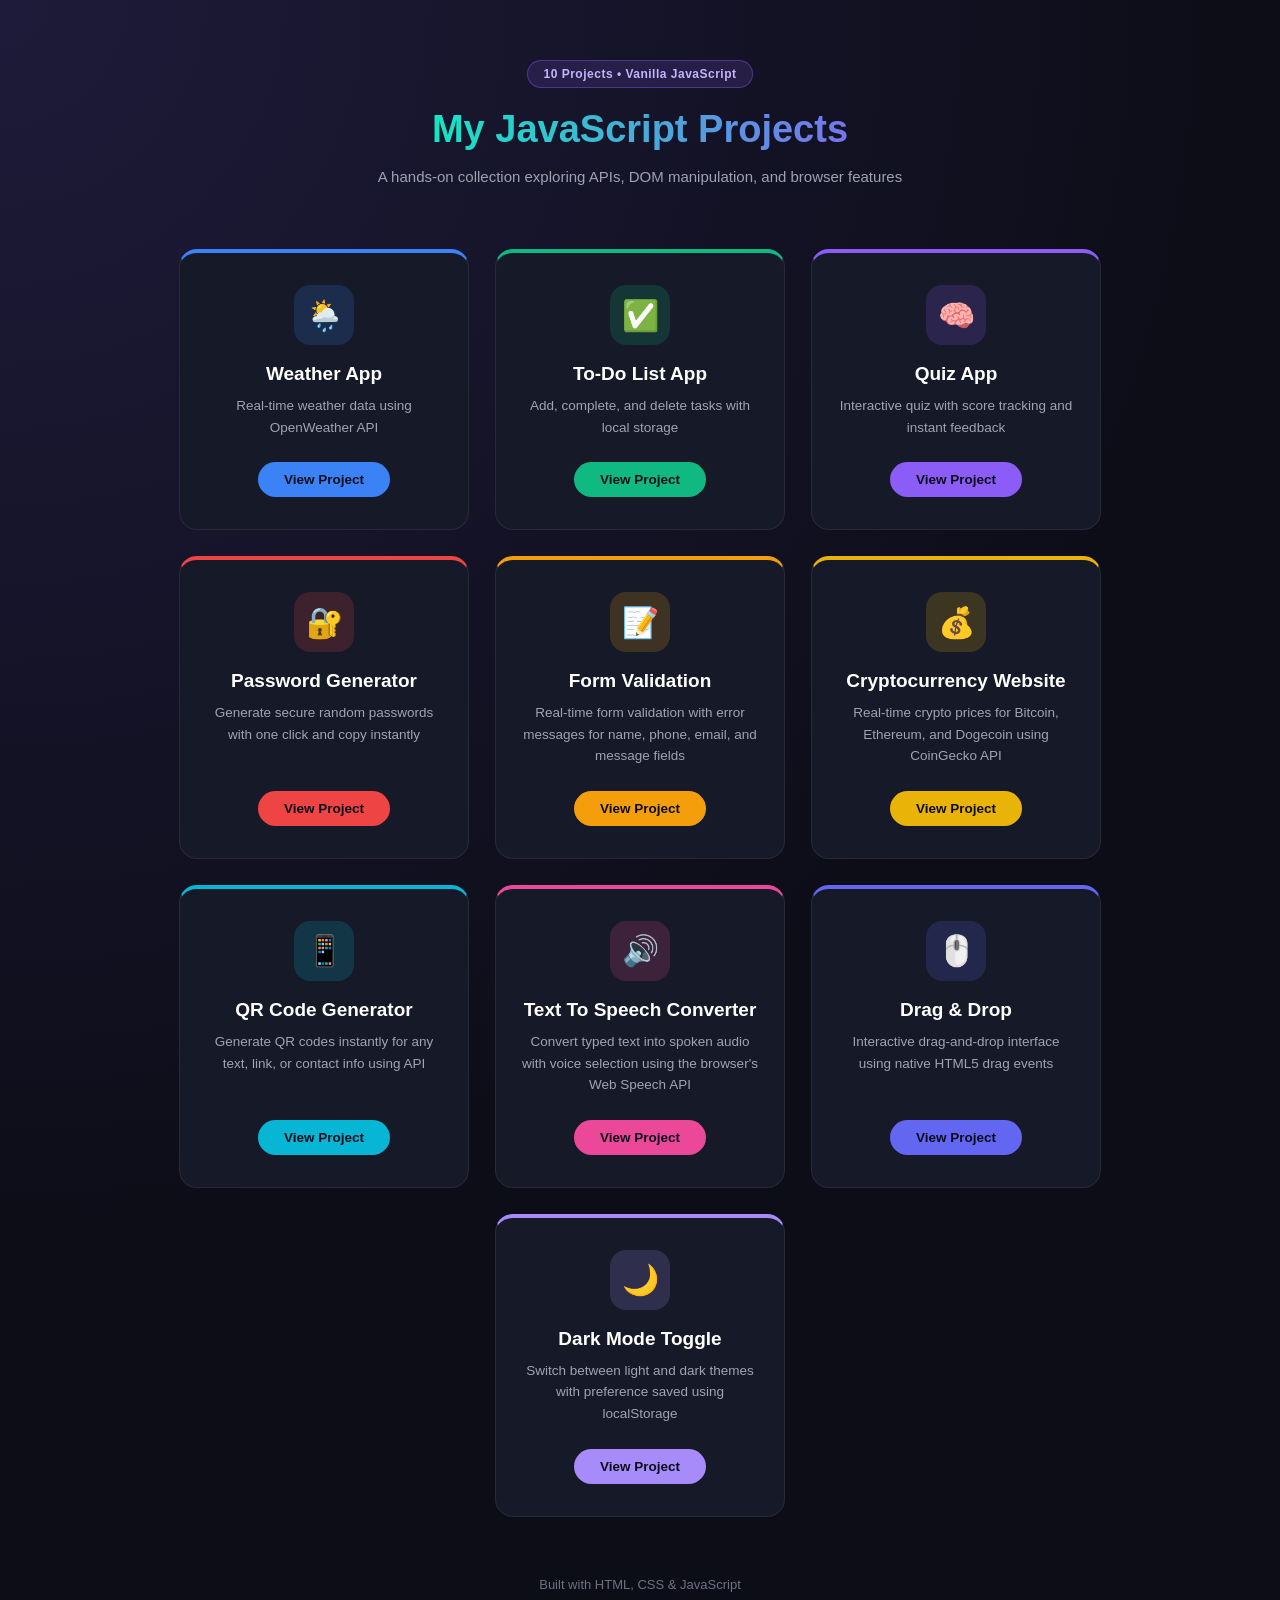
<file: index.html>
<!DOCTYPE html>
<html>
<head>
    <meta name="viewport" content="width=device-width, initial-scale=1.0">
    <title>JS Mini Projects Collection</title>
    <link rel="stylesheet" href="style.css">
</head>
<body>
    <div class="header">
        <span class="badge">10 Projects • Vanilla JavaScript</span>
        <h1>My JavaScript Projects</h1>
        <p>A hands-on collection exploring APIs, DOM manipulation, and browser features</p>
    </div>

    <div class="grid">

        <div class="card" style="--accent:#3b82f6;">
            <div class="icon">🌦️</div>
            <h2>Weather App</h2>
            <p>Real-time weather data using OpenWeather API</p>
            <a href="weather-app/index.html" class="btn">View Project</a>
        </div>

        <div class="card" style="--accent:#10b981;">
            <div class="icon">✅</div>
            <h2>To-Do List App</h2>
            <p>Add, complete, and delete tasks with local storage</p>
            <a href="to-do-list-app/index.html" class="btn">View Project</a>
        </div>

        <div class="card" style="--accent:#8b5cf6;">
            <div class="icon">🧠</div>
            <h2>Quiz App</h2>
            <p>Interactive quiz with score tracking and instant feedback</p>
            <a href="quiz-app/index.html" class="btn">View Project</a>
        </div>

        <div class="card" style="--accent:#ef4444;">
            <div class="icon">🔐</div>
            <h2>Password Generator</h2>
            <p>Generate secure random passwords with one click and copy instantly</p>
            <a href="password-generator/index.html" class="btn">View Project</a>
        </div>

        <div class="card" style="--accent:#f59e0b;">
            <div class="icon">📝</div>
            <h2>Form Validation</h2>
            <p>Real-time form validation with error messages for name, phone, email, and message fields</p>
            <a href="form-validation/index.html" class="btn">View Project</a>
        </div>

        <div class="card" style="--accent:#eab308;">
            <div class="icon">💰</div>
            <h2>Cryptocurrency Website</h2>
            <p>Real-time crypto prices for Bitcoin, Ethereum, and Dogecoin using CoinGecko API</p>
            <a href="cryptocurrency-website/index.html" class="btn">View Project</a>
        </div>

        <div class="card" style="--accent:#06b6d4;">
            <div class="icon">📱</div>
            <h2>QR Code Generator</h2>
            <p>Generate QR codes instantly for any text, link, or contact info using API</p>
            <a href="qr-code-generator/index.html" class="btn">View Project</a>
        </div>

        <div class="card" style="--accent:#ec4899;">
            <div class="icon">🔊</div>
            <h2>Text To Speech Converter</h2>
            <p>Convert typed text into spoken audio with voice selection using the browser's Web Speech API</p>
            <a href="text-to-speech-converter/index.html" class="btn">View Project</a>
        </div>

        <div class="card" style="--accent:#6366f1;">
            <div class="icon">🖱️</div>
            <h2>Drag & Drop</h2>
            <p>Interactive drag-and-drop interface using native HTML5 drag events</p>
            <a href="drag-and-drop/index.html" class="btn">View Project</a>
        </div>

        <div class="card" style="--accent:#a78bfa;">
            <div class="icon">🌙</div>
            <h2>Dark Mode Toggle</h2>
            <p>Switch between light and dark themes with preference saved using localStorage</p>
            <a href="dark-mode-toggle/index.html" class="btn">View Project</a>
        </div>

    </div>

    <div class="footer">
        <p>Built with HTML, CSS & JavaScript</p>
    </div>
</body>
</html>
</file>
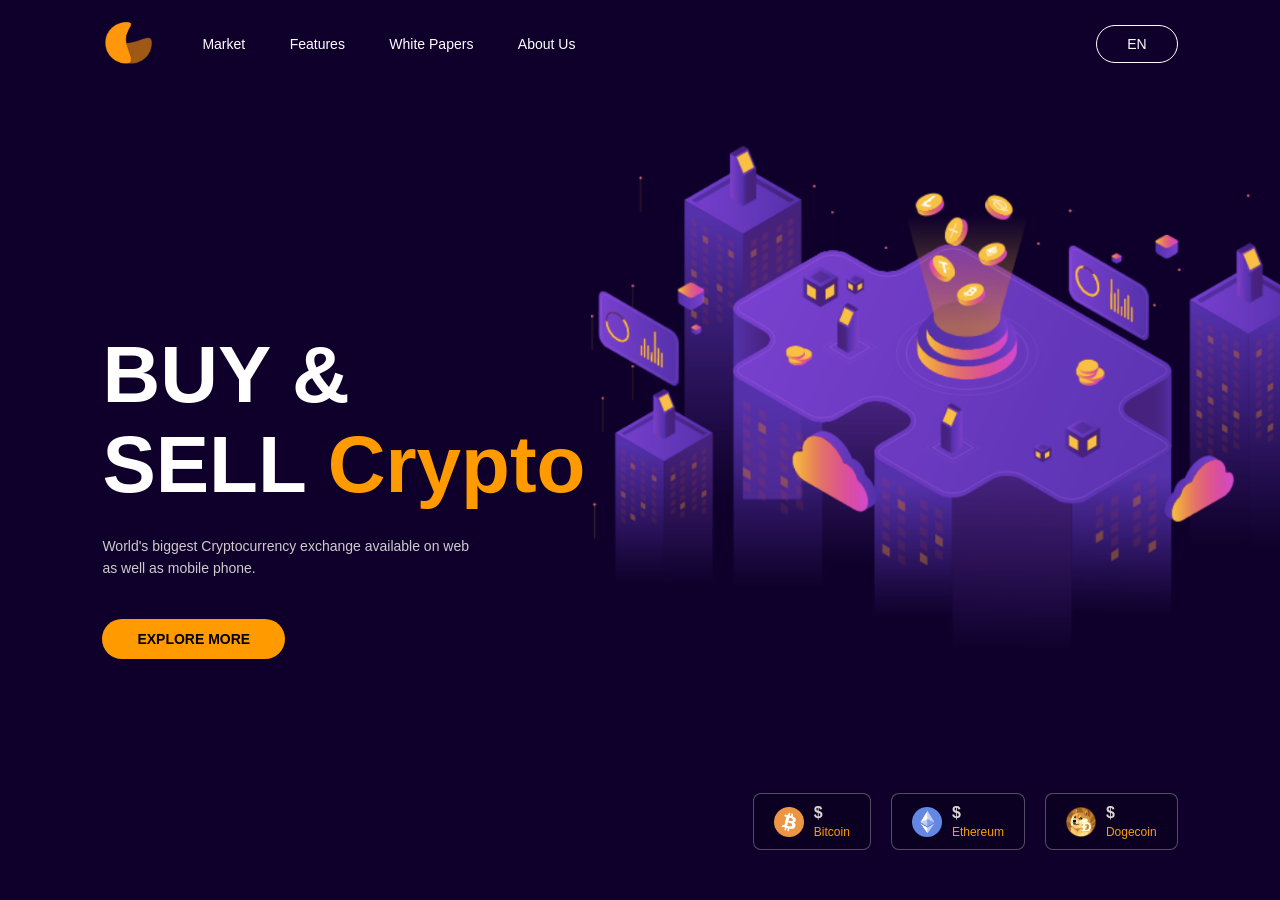
<file: cryptocurrency-website/index.html>
<!DOCTYPE html>
<html lang="en">
<head>
    <meta charset="UTF-8">
    <meta http-equiv="X-UA-Compatible" content="IE=edge">
    <meta name="viewport" content="width=device-width, initial-scale=1.0">
    <title>Cryptocurrency Website</title>
    <link rel="stylesheet" href="style.css">
    <script src="https://code.jquery.com/jquery-3.7.0.min.js"></script>
</head>
<body>
    <div class="container">
        <nav>
            <img src="images/logo.png" class="logo" alt="Logo">
            <ul>
                <li><a href="#">Market</a></li>
                <li><a href="#">Features</a></li>
                <li><a href="#">White Papers</a></li>
                <li><a href="#">About Us</a></li>
            </ul>
            <a href="#" class="btn">EN</a>
        </nav>

        <div class="content">
            <h1>BUY & <br> SELL <span>Crypto</span></h1>
            <p>World's biggest Cryptocurrency exchange available on web <br> as well as mobile phone.</p>
            <a href="#" class="btn">EXPLORE MORE</a>
        </div>

        <div class="coin-list">
            <div class="coin">
                <img src="images/bitcoin.png" alt="Bitcoin">
                <div>
                    <h3>$<span id="bitcoin"></span></h3>
                    <p>Bitcoin</p>
                </div>
            </div>
            
            <div class="coin">
                <img src="images/ethereum.png" alt="Ethereum">
                <div>
                    <h3>$<span id="ethereum"></span></h3>
                    <p>Ethereum</p>
                </div>
            </div>
            
            <div class="coin">
                <img src="images/dogecoin.png" alt="Dogecoin">
                <div>
                    <h3>$<span id="dogecoin"></span></h3>
                    <p>Dogecoin</p>
                </div>
            </div>
        </div>
    </div>

    <script src="script.js"></script>
</body>
</html>
</file>
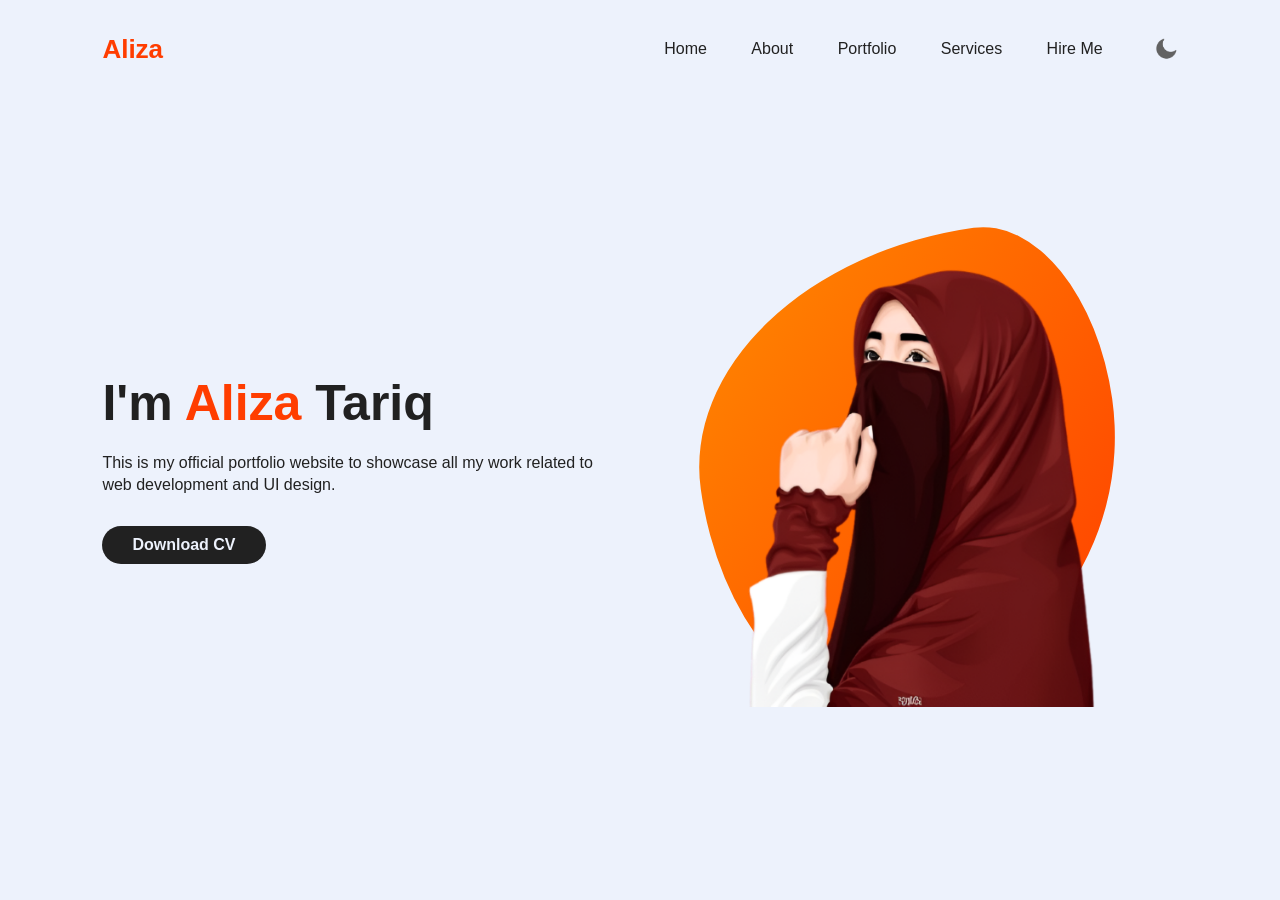
<file: dark-mode-toggle/index.html>
<!DOCTYPE html>
<html lang="en">
<head>
    <meta charset="UTF-8">
    <meta name="viewport" content="width=device-width, initial-scale=1.0">
    <title>Dark Mode Website</title>
    <link rel="stylesheet" href="style.css">
</head>
<body>
    <div class="hero">
        <nav>
            <div class="logo">Aliza</div>
            <ul>
                <li><a href="#">Home</a></li>
                <li><a href="#">About</a></li>
                <li><a href="#">Portfolio</a></li>
                <li><a href="#">Services</a></li>
                <li><a href="#">Hire Me</a></li>
            </ul>
            <img src="images/moon.png" id="icon">
        </nav>
        
        <div class="hero-wrapper">
            <div class="content">
                <h1>I'm <span>Aliza</span> Tariq</h1>
                <p>This is my official portfolio website to showcase all my work related to web development and UI design.</p>
                <a href="#" class="btn">Download CV</a>
            </div>
            <div class="image-wrap">
                <div class="blob"></div>
                <img src="images/photo.png" alt="Hero Image">
            </div>
        </div>
    </div>

    <script src="script.js"></script>
</body>
</html>
</file>
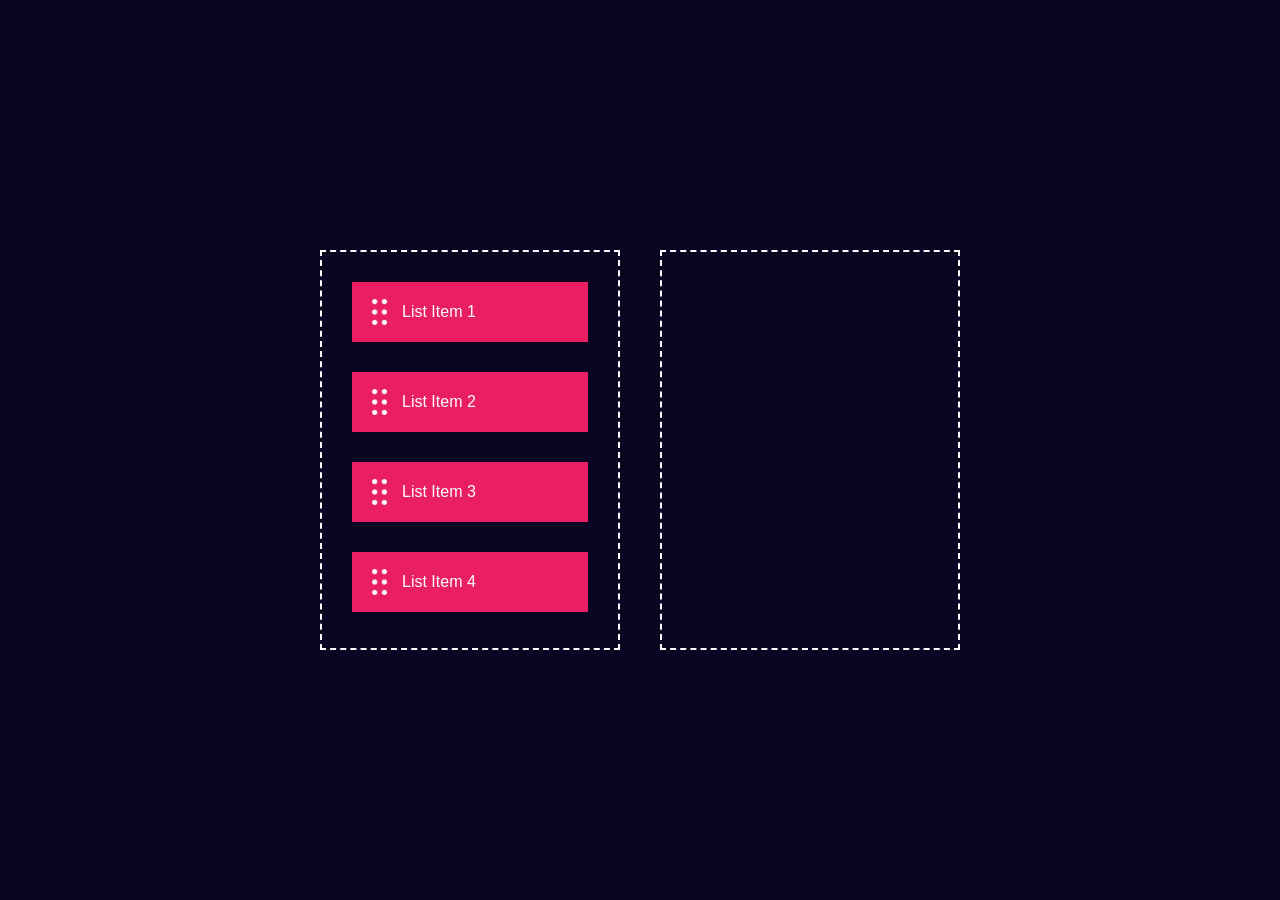
<file: drag-and-drop/index.html>
<!DOCTYPE html>
<html>
<head>
    <title>Drag And Drop Using JavaScript</title>
    <link rel="stylesheet" href="style.css">
</head>
<body>
    <div class="container">
        <div id="left">
            <div class="list" draggable="true">
                <img src="images/drag_drop_icon.png">
                List Item 1
            </div>
            <div class="list" draggable="true">
                <img src="images/drag_drop_icon.png">
                List Item 2
            </div>
            <div class="list" draggable="true">
                <img src="images/drag_drop_icon.png">
                List Item 3
            </div>
            <div class="list" draggable="true">
                <img src="images/drag_drop_icon.png">
                List Item 4
            </div>
        </div>
        <div id="right"></div>
    </div>

    <script>
        let lists = document.getElementsByClassName("list");
        let rightBox = document.getElementById("right");
        let leftBox = document.getElementById("left");

        for(list of lists){
            list.addEventListener("dragstart", function(e){
                let selected = e.target;

                rightBox.addEventListener("dragover", function(e){
                    e.preventDefault();
                });
                rightBox.addEventListener("drop", function(e){
                    rightBox.appendChild(selected);
                    selected = null;
                });

                leftBox.addEventListener("dragover", function(e){
                    e.preventDefault();
                });
                leftBox.addEventListener("drop", function(e){
                    leftBox.appendChild(selected);
                    selected = null;
                });
            });
        }
    </script>
</body>
</html>
</file>
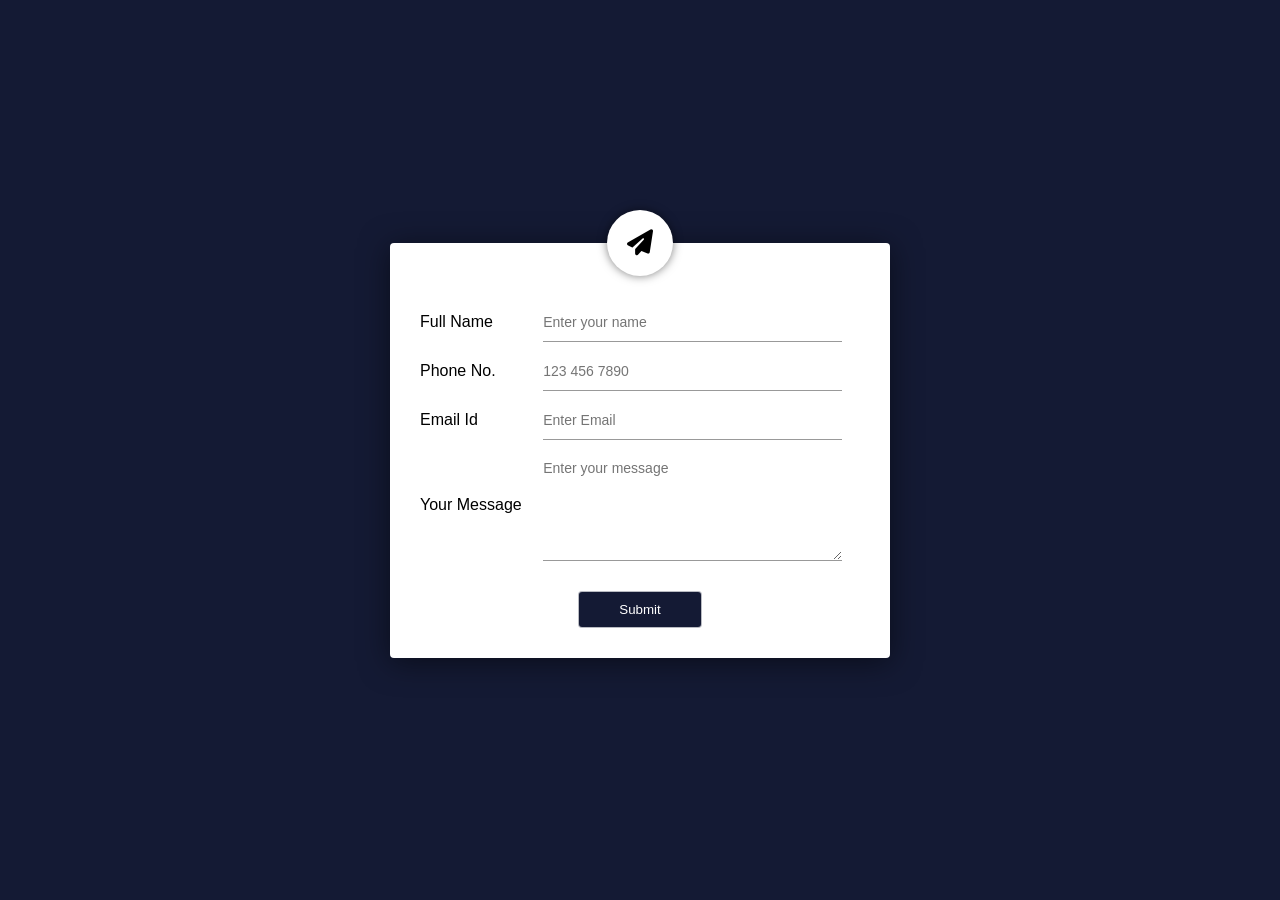
<file: form-validation/index.html>
<!DOCTYPE html>
<html>
<head>
    <meta name="viewport" content="width=device-width, initial-scale=1.0">
    <title>Form Validation - Easy Tutorials YouTube Channel</title>
    <link rel="stylesheet" href="style.css">
    <link rel="stylesheet" href="https://cdnjs.cloudflare.com/ajax/libs/font-awesome/6.4.0/css/all.min.css"></head>
<body>
  <div class="container">
    <form>
      <i class="fas fa-paper-plane"></i>

      <div class="input-group">
        <label>Full Name</label>
        <input type="text" id="contact-name" onkeyup="validateName()" placeholder="Enter your name">
        <span id="name-error"></span>
      </div>

      <div class="input-group">
        <label>Phone No.</label>
        <input type="tel" id="contact-phone" onkeyup="validatePhone()" placeholder="123 456 7890">
        <span id="phone-error"></span>
      </div>

      <div class="input-group">
        <label>Email Id</label>
        <input type="email" id="contact-email" onkeyup="validateEmail()" placeholder="Enter Email">
        <span id="email-error"></span>
      </div>   

      <div class="input-group">
        <label>Your Message</label>
        <textarea rows="5" id="contact-message" onkeyup="validateMessage()" placeholder="Enter your message"></textarea>
        <span id="message-error"></span>
      </div>

      <span id="submit-error"></span>
      <button onclick="return validateForm()">Submit</button>
   
  </form>
  </div>
   
  <script src="script.js"></script>
</body>
</html>
</file>
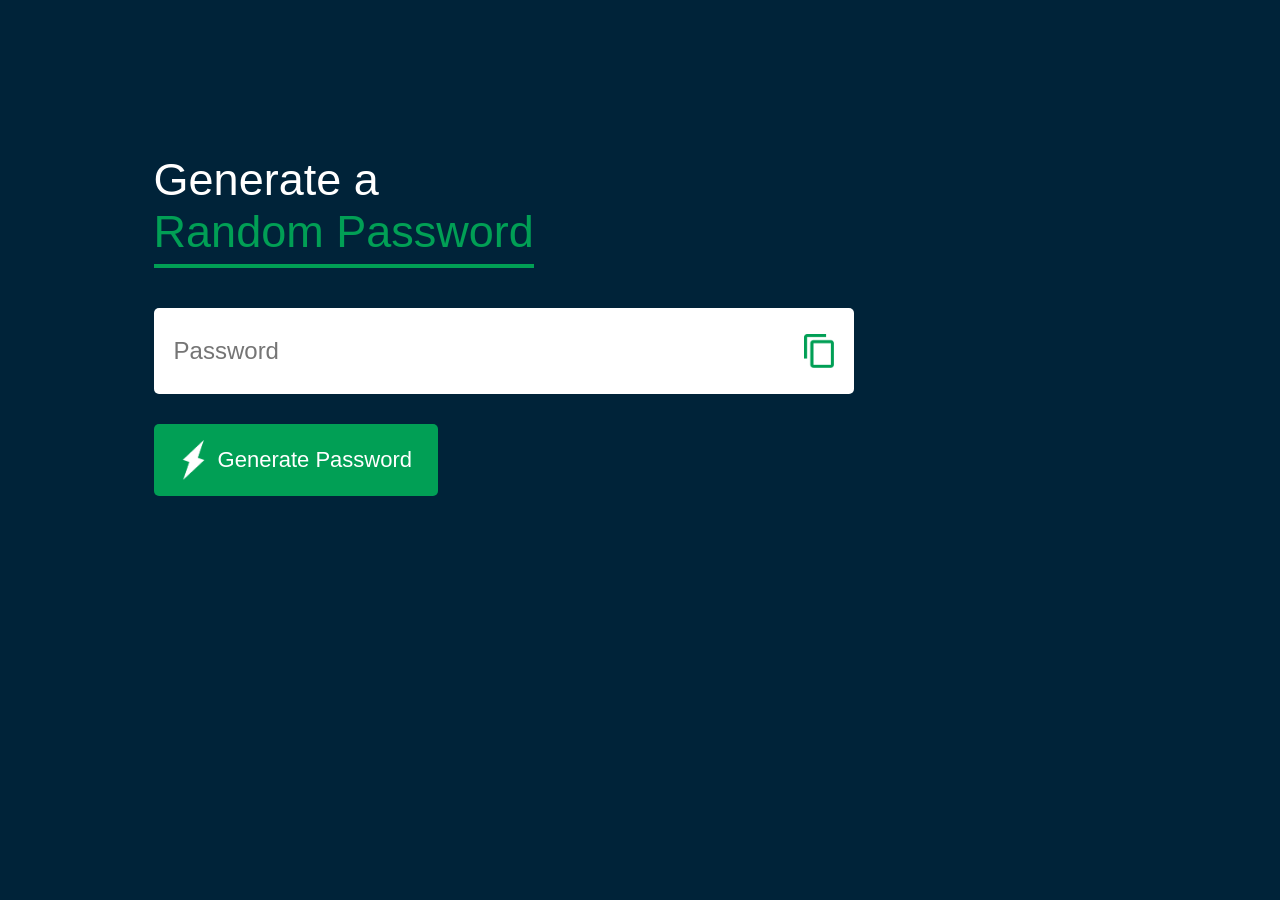
<file: password-generator/index.html>
<!DOCTYPE html>
<html lang="en">
<head>
    <meta charset="UTF-8">
    <meta name="viewport" content="width=device-width, initial-scale=1.0">
    <title>Password Generator</title>
    <link rel="stylesheet" href="style.css">
</head>
<body>
    <div class="container">
        <h1>Generate a <br><span>Random Password</span></h1>
        <div class="display">
            <input type="text" id="password" placeholder="Password" readonly>
            <img src="images/copy.png" alt="Copy" id="copy" onclick="copyPassword()">
        </div>
        <button onclick="createPassword()"><img src="images/generate.png" alt="Generate">Generate Password</button>
    </div>
    <script>

   const passwordBox = document.getElementById("password")
   const length = 12
   
   const upperCase = "ABCDEFGHIJKLMNOPQRSTUVWXYZ"
   const lowerCase = "abcdefghijklmnopqrstuvwxyz"
   const number = "0123456789"
   const symbol = "@#$%^&*()_+|}{[]}<>/-=";

   const allChars = upperCase + lowerCase + number  + symbol;

   function createPassword(){
    let password ="";
    password += upperCase[Math.floor(Math.random() * upperCase.length)];
    password += lowerCase[Math.floor(Math.random() * lowerCase.length)];
    password += number[Math.floor(Math.random() * number.length)];
    password += symbol[Math.floor(Math.random() * symbol.length)];

    while(length > password.length){
        password += allChars[Math.floor(Math.random() * allChars.length)];
    }
    passwordBox.value = password;
   }

   function copyPassword(){
    passwordBox.select();
    document.execCommand("copy")
   }
    
</script>
</body>
</html>
</file>
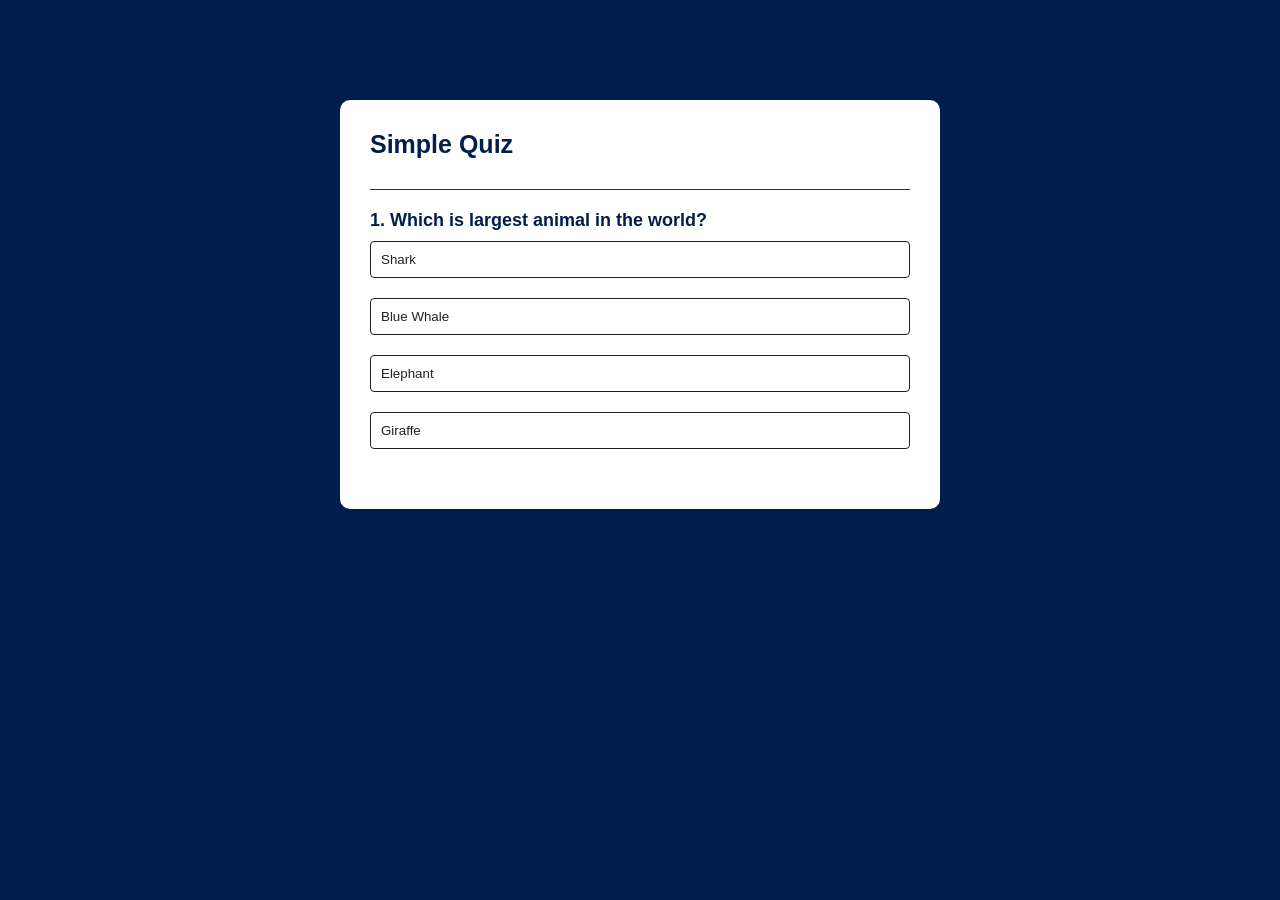
<file: quiz-app/index.html>
<!DOCTYPE html>
<html>
    <head>
        <meta charset="UTF-8">
        <title> Quiz App </title>
        <link rel="stylesheet" href="style.css">

    </head>
    <body>
<div class="app">
    <h1> Simple Quiz </h1>
    <div class="quiz">
        <h2 id ="question">Question goes here </h2>
        <div id="answer-buttons"></div>
    </div>
    <button id="next-btn"> Next </button>
</div>
<script src="script.js"></script>
    </body>
</html>
</file>
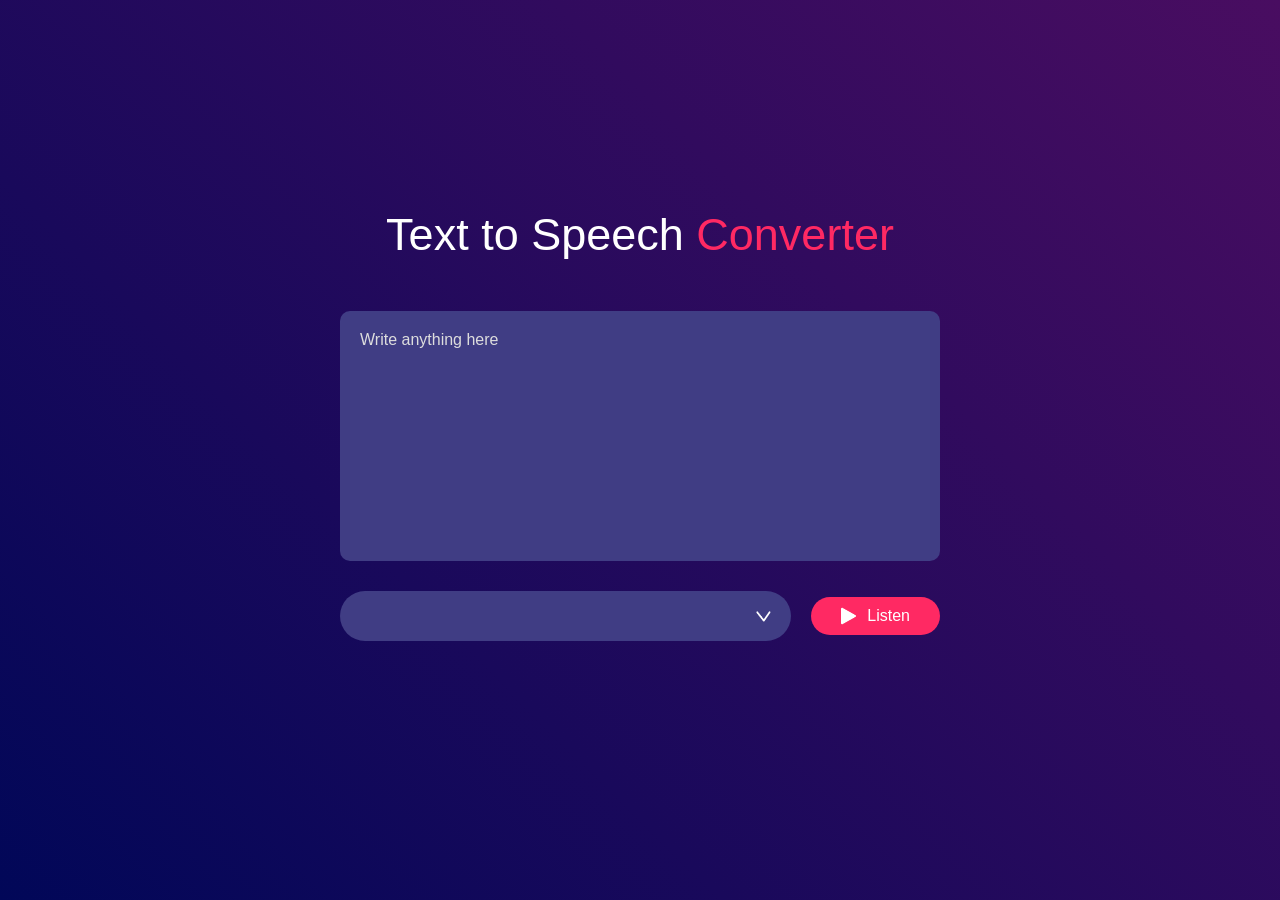
<file: text-to-speech-converter/index.html>
<!DOCTYPE html>
<html>
<head>
    <title>Text to Speech Converter</title>
    <link rel="stylesheet" href="style.css">
</head>
<body>
    <div class="hero">
        <h1>Text to Speech <span>Converter</span></h1>
        <textarea placeholder="Write anything here"></textarea>
        <div class="row">
            <select></select>
            <button><img src="images/play.png" alt=""> Listen</button>
        </div>
    </div>
    <script src="script.js"></script>
</body>
</html>
</file>
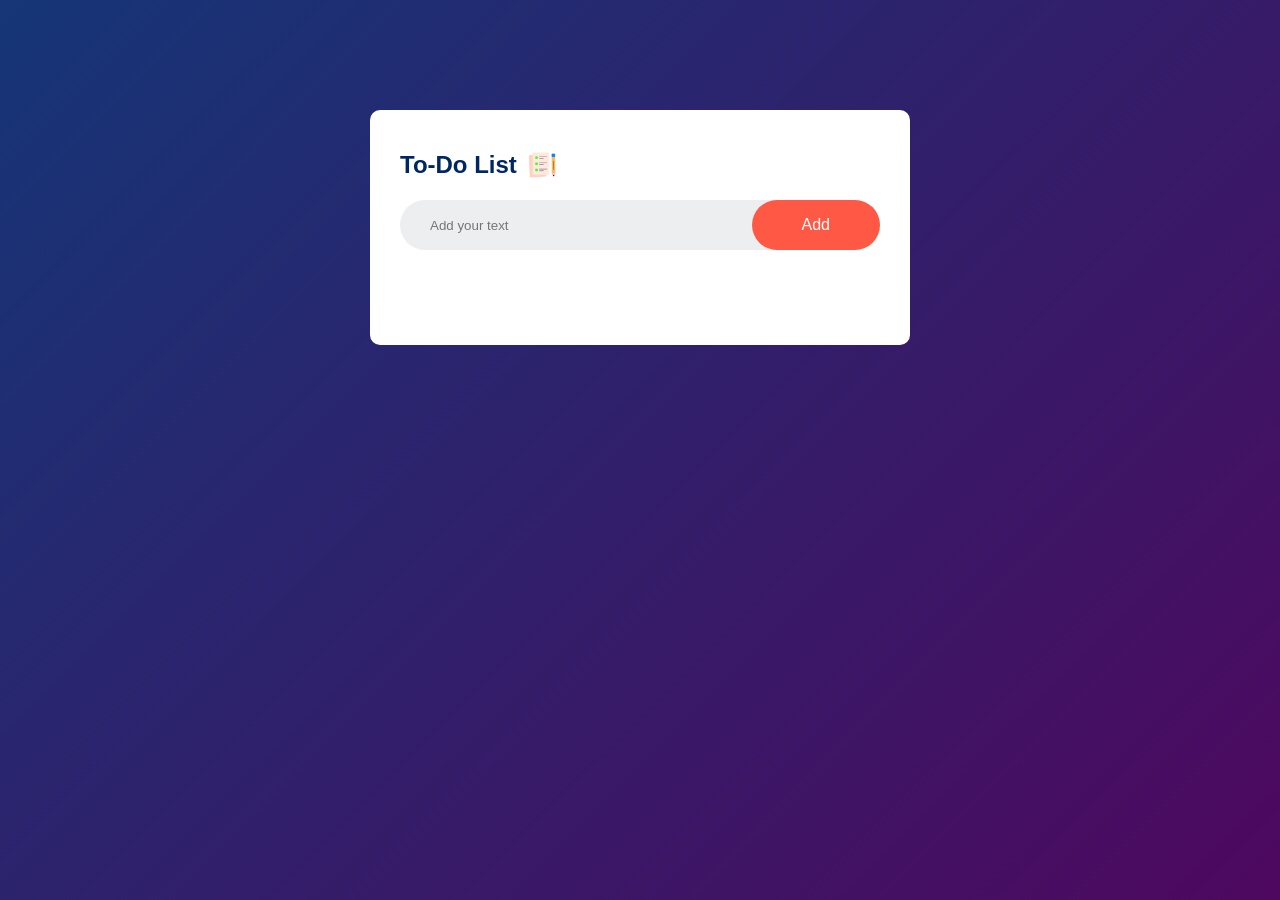
<file: to-do-list-app/index.html>
<!DOCTYPE html>
<html lang="en">
<head>
    <meta charset="UTF-8">
    <meta name="viewport" content="width=device-width, initial-scale=1.0">
    <title>To-Do List App</title>
    <link rel="stylesheet" href="style.css">
</head>
<body>
    <div class="container">
        <div class="todo-app">
            <h2>To-Do List <img src="images/icon.png" alt="icon"></h2>
            
            <div class="row">
                <input type="text" id="input-box" placeholder="Add your text">
                <button onclick="addTask()">Add</button>
            </div>

            <ul id="list-container">
                </ul>
        </div>
    </div>

    <script src="script.js"></script>
</body>
</html>
</file>
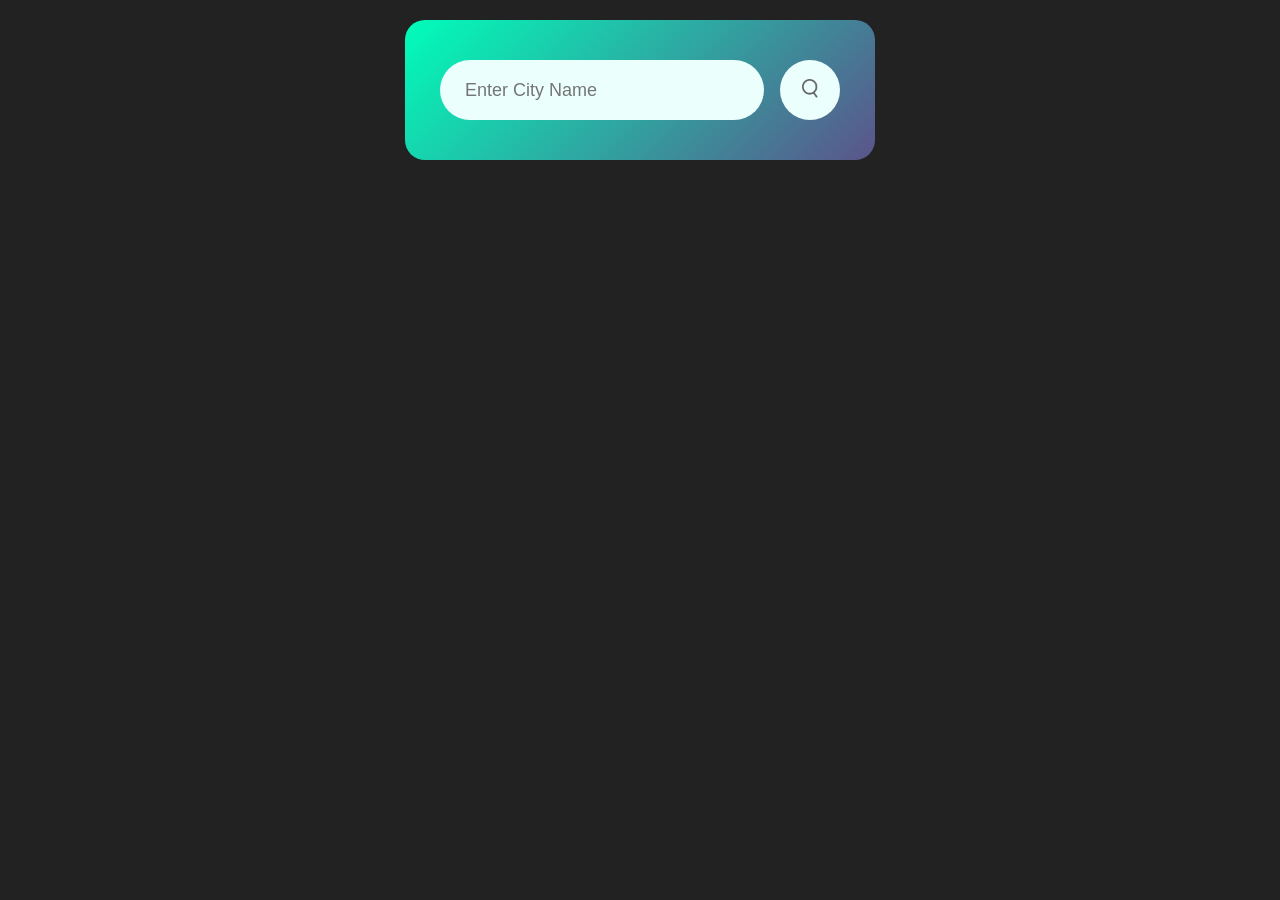
<file: weather-app/index.html>
<!DOCTYPE html>
<html>
    <head>
    <meta name="viewport" content="width=device-width, initial-scale=1.0">
    <title> Weather App</title>
    <link rel="stylesheet" href="style.css">
    </head>
    <body>
     <div class="card">
          <div class="search">
            <input type="text" placeholder="Enter City Name"
            spellcheck="false">
            <button> <img src="images/search.png"></button>
          </div>
          <div class="error">
            <p> Invalid city name</p>
          </div>
          <div class="weather">
            <img src="images/rain.png" class="weather-icon">
            <h1 class="temp">22°C</h1>
            <h2 class="city">New York</h2>
            <div class="details">
                <div class="col">
                    <img src="images/humidity.png">
                    <div> 
                        <p class="humidity">50%</p>
                        <p>Humidity</p>
                    </div>
                </div>
                  <div class="col">
                    <img src="images/wind.png">
                    <div> 
                        <p class="wind">15 km/h</p>
                        <p>Wind Speed</p>
                    </div>
                </div>
            </div>
          </div>
     </div>


     <script>
        const apiKey = "ee324203feee41348e43cf36aeff2014";
        const apiUrl = "https://api.openweathermap.org/data/2.5/weather?units=metric&q=";
        const searchBox = document.querySelector(".search input");
        const searchBtn = document.querySelector(".search button");
        const weatherIcon = document.querySelector(".weather-icon");

        async function checkWeather(city){
            const response = await fetch(apiUrl + city +  `&appid=${apiKey}`);

            if(response.status == 404){
                document.querySelector(".error").style.display = "block";
                document.querySelector(".weather").style.display = "none";
            }
            else{
                            var data = await response.json();

            document.querySelector(".city").innerHTML = data.name;
            document.querySelector(".temp").innerHTML = Math.round(data.main.temp) + "°C";
            document.querySelector(".humidity").innerHTML = data.main.humidity + "%";
            document.querySelector(".wind").innerHTML = data.wind.speed + " km/h";
           
            if(data.weather[0].main == "Clouds"){
                weatherIcon.src = "images/clouds.png";         }
            else if(data.weather[0].main == "Clear"){
                weatherIcon.src = "images/clear.png";
            }
            else if(data.weather[0].main == "Rain"){
                weatherIcon.src = "images/rain.png";
            }
            else if(data.weather[0].main == "Drizzle"){
                weatherIcon.src = "images/drizzle.png";
            }
            else if(data.weather[0].main == "Mist"){
                weatherIcon.src = "images/mist.png";
            }
            document.querySelector(".weather").style.display = "block";

            }



        }
        searchBtn.addEventListener("click", () => {
            checkWeather(searchBox.value);
        });
         </script>
    </body>
</html>
</file>
<file: style.css>
* {
    margin: 0;
    padding: 0;
    box-sizing: border-box;
    font-family: 'Poppins', sans-serif;
}

body {
    background: radial-gradient(circle at top left, #1e1b3a, #0d0d18 60%);
    color: #fff;
    min-height: 100vh;
    padding: 60px 20px 40px;
}

.header {
    text-align: center;
    max-width: 600px;
    margin: 0 auto 60px;
}

.badge {
    display: inline-block;
    background: rgba(139, 92, 246, 0.15);
    color: #c4b5fd;
    border: 1px solid rgba(139, 92, 246, 0.4);
    padding: 6px 16px;
    border-radius: 30px;
    font-size: 12px;
    font-weight: 600;
    letter-spacing: 0.5px;
    margin-bottom: 20px;
}

.header h1 {
    font-size: 38px;
    font-weight: 700;
    margin-bottom: 14px;
    background: linear-gradient(90deg, #00feba, #8b5cf6);
    -webkit-background-clip: text;
    background-clip: text;
    color: transparent;
}

.header p {
    color: #9ca3af;
    font-size: 15px;
    line-height: 1.6;
}

.grid {
    display: flex;
    flex-wrap: wrap;
    justify-content: center;
    align-items: stretch;
    gap: 26px;
    max-width: 1100px;
    margin: 0 auto;
}

.card {
    --accent: #00feba;
    background: #161927;
    border: 1px solid rgba(255, 255, 255, 0.07);
    border-top: 4px solid var(--accent);
    border-radius: 18px;
    padding: 32px 24px;
    width: 290px;
    text-align: center;
    transition: transform 0.3s ease, box-shadow 0.3s ease;
    display: flex;
    flex-direction: column;
    align-items: center;
}

.card:hover {
    transform: translateY(-8px);
    box-shadow: 0 16px 32px rgba(0, 0, 0, 0.4), 0 0 0 1px var(--accent);
}

.icon {
    font-size: 30px;
    width: 60px;
    height: 60px;
    border-radius: 16px;
    background: color-mix(in srgb, var(--accent) 18%, transparent);
    display: flex;
    align-items: center;
    justify-content: center;
    margin-bottom: 18px;
}

.card h2 {
    font-size: 19px;
    font-weight: 600;
    margin-bottom: 10px;
}

.card p {
    font-size: 13.5px;
    color: #a0a3b1;
    line-height: 1.6;
    margin-bottom: 24px;
    flex-grow: 1;
}

.btn {
    display: inline-block;
    background: var(--accent);
    color: #0b0e1a;
    padding: 10px 26px;
    border-radius: 30px;
    text-decoration: none;
    font-weight: 700;
    font-size: 13.5px;
    transition: opacity 0.2s;
}

.btn:hover {
    opacity: 0.85;
}

.footer {
    text-align: center;
    margin-top: 60px;
    color: #6b7280;
    font-size: 13px;
}
</file>
<file: cryptocurrency-website/style.css>
* {
    margin: 0;
    padding: 0;
    box-sizing: border-box;
    font-family: 'Poppins', sans-serif;
}

.container {
    width: 100%;
    height: 100vh;
    background-image: url(images/background.png);
    background-position: center;
    background-size: cover;
    padding: 0 8%;
    position: relative;
    display: flex;
    flex-direction: column;
}

nav {
    display: flex;
    align-items: center;
    justify-content: space-between;
    padding: 20px 0;
}

.logo {
    width: 50px;
    cursor: pointer;
}

nav ul {
    flex: 1;
    text-align: left;
    padding-left: 30px;
}

nav ul li {
    display: inline-block;
    list-style: none;
    margin: 10px 20px;
}

nav ul li a {
    color: #fff;
    text-decoration: none;
    font-size: 14px;
}

.btn {
    display: inline-block;
    padding: 10px 30px;
    color: #fff;
    border: 1px solid #fff;
    border-radius: 20px;
    text-decoration: none;
    font-size: 14px;
}

.content {
    flex: 1;
    display: flex;
    flex-direction: column;
    justify-content: center;
    align-items: flex-start;
    color: #fff;
}

.content h1 {
    font-size: 80px;
    font-weight: 600;
    line-height: 90px;
    margin-bottom: 25px;
}

.content h1 span {
    color: #ff9b00;
}

.content p {
    font-size: 14px;
    line-height: 22px;
    margin-bottom: 40px;
    color: #ccc;
}

.content .btn {
    background: #ff9b00;
    color: #000;
    border: none;
    font-weight: 600;
    padding: 12px 35px;
}

.coin-list {
    position: absolute;
    bottom: 50px;
    right: 8%;
    display: flex;
    align-items: center;
}

.coin {
    display: flex;
    align-items: center;
    border: 1px solid rgba(255, 255, 255, 0.3);
    padding: 10px 20px;
    border-radius: 8px;
    margin-left: 20px;
    background: rgba(0, 0, 0, 0.2);
    color: #ddd5d5;
}

.coin img {
    width: 30px;
    margin-right: 10px;
}

.coin h3 {
    font-size: 16px;
    margin-bottom: 3px;
}

.coin p {
    font-size: 12px;
    color: #ff9b00;
}
</file>
<file: dark-mode-toggle/style.css>
:root {
    --primary-color: #edf2fc;
    --secondary-color: #212121;
}

.dark-theme {
    --primary-color: #000106;
    --secondary-color: #fff;
}

* {
    margin: 0;
    padding: 0;
    box-sizing: border-box;
    font-family: sans-serif;
}

body {
    background: var(--primary-color);
    color: var(--secondary-color);
    transition: background 0.8s, color 0.8s;
}

.hero {
    width: 100%;
    min-height: 100vh;
    padding: 0 8%;
    display: flex;
    flex-direction: column;
}

nav {
    display: flex;
    align-items: center;
    justify-content: space-between;
    padding: 30px 0;
}

.logo {
    font-size: 26px;
    font-weight: 700;
    color: #ff3d00;
    cursor: pointer;
}

nav ul {
    flex: 1;
    text-align: right;
    padding-right: 30px;
}

nav ul li {
    display: inline-block;
    list-style: none;
    margin: 10px 20px;
}

nav ul li a {
    color: var(--secondary-color);
    text-decoration: none;
}

#icon {
    width: 25px;
    cursor: pointer;
}

.hero-wrapper {
    flex: 1;
    display: flex;
    align-items: center;
    justify-content: space-between;
    flex-wrap: wrap;
    gap: 40px;
    padding-bottom: 60px;
}

.content {
    flex: 1;
    min-width: 300px;
    max-width: 500px;
}

.content h1 {
    font-size: 50px;
    margin-bottom: 20px;
}

.content h1 span {
    color: #ff3d00;
}

.content p {
    line-height: 22px;
    margin-bottom: 30px;
}

.btn {
    display: inline-block;
    padding: 10px 30px;
    background: var(--secondary-color);
    color: var(--primary-color);
    text-decoration: none;
    border-radius: 30px;
    font-weight: bold;
}

.image-wrap {
    flex: 1;
    min-width: 300px;
    position: relative;
    display: flex;
    justify-content: center;
    align-items: center;
}

.blob {
    position: absolute;
    width: 420px;
    height: 460px;
    background: linear-gradient(135deg, #ff8a00, #ff3d00);
    border-radius: 73% 27% 64% 36% / 48% 41% 59% 52%;
    transform: rotate(-8deg);
    z-index: 1;
}

.image-wrap img {
    position: relative;
    z-index: 2;
    width: 100%;
    max-width: 380px;
    height: auto;
    object-fit: contain;
}

@media (max-width: 768px) {
    .blob {
        width: 300px;
        height: 340px;
    }
    .image-wrap img {
        max-width: 280px;
    }
}
</file>
<file: drag-and-drop/style.css>
* {
    margin: 0;
    padding: 0;
    font-family: sans-serif;
    box-sizing: border-box;
}

.container {
    width: 100%;
    min-height: 100vh;
    background: #0b0423;
    display: flex;
    align-items: center;
    justify-content: center;
}

#left, #right {
    width: 300px;
    min-height: 400px;
    margin: 20px;
    border: 2px dashed #fff;
}

.list {
    background: #e91e63;
    height: 60px;
    margin: 30px;
    color: #fff;
    display: flex;
    align-items: center;
    cursor: grab;
}

.list img {
    width: 15px;
    margin-right: 15px;
    margin-left: 20px;
}
</file>
<file: form-validation/style.css>
*{
    margin: 0;
    padding: 0;
    box-sizing: border-box;
    font-family: 'Poppins', sans-serif;
}
.container{
    width: 100%;
    height: 100vh;
    background: #141a34;
    display: flex;
    align-items: center;
    justify-content: center;
}

.useful-links{
    position: absolute;
    top: 5%;
    right: 5%;
}
.useful-links a{
    display: block;
    color: #fff;
    text-decoration: none;
}

.container form{
    width: 90%;
    max-width: 500px;
    padding: 50px 30px 20px;
    background: #fff;
    border-radius: 4px;
    box-shadow: 0 4px 30px rgba(0, 0, 0, 0.5);
    position: relative;
}
.fa-paper-plane{
    position: absolute;
    top: 0;
    left: 50%;
    transform: translate(-50%,-50%);
    background: #fff;
    font-size: 26px;
    padding: 20px;
    border-radius: 50%;
    box-shadow: 0 0 10px rgba(0, 0, 0, 0.5);
}

.input-group{
    width: 100%;
    display: flex;
    align-items: center;
    margin: 10px 0;
    position: relative;
}
.input-group label{
    flex-basis: 28%;
}
.input-group input, .input-group textarea{
    flex-basis: 68%;
    background: transparent;
    border: 0;
    outline: 0;
    padding: 10px 0;
    border-bottom: 1px solid #999;
    color: #333;
    font-size: 16px;
}
::placeholder{
    font-size: 14px;
}

form button{
    background: #141a34;
    color: #fff;
    border-radius: 4px;
    border: 1px solid rgba(255, 255, 255, 0.7);
    padding: 10px 40px;
    outline: 0;
    cursor: pointer;
    display: block;
    margin: 30px auto 10px;
}

/* Validation Styling Added From Video */
.input-group span {
    position: absolute;
    bottom: 12px;
    right: 17px;
    font-size: 14px;
    color: red;
}

#submit-error {
    color: red;
}

.input-group span i {
    color: seagreen;
}
</file>
<file: password-generator/style.css>
*{
    margin: 0;
    padding: 0;
    font-family: 'Poppins', sans-serif;
    box-sizing: border-box;
}
body{
    background: #002339;
    color: #fff;
}
.container{
    margin: 12%;
    width: 90%;
    max-width: 700px;
}
.display{
    width: 100%;
    margin-top: 50px;
    margin-bottom: 30px;
    background: #fff;
    color: #333;
    display: flex;
    align-items: center;
    justify-content: space-between;
    padding: 26px 20px;
    border-radius: 5px;
}
.container h1{
    font-weight: 500;
    font-size: 45px;
}
.container h1 span{
    color: #019f55;
    border-bottom: 4px solid #019f55;
    padding-bottom: 7px;
}
.display img{
    width: 30px;
    cursor: pointer;
}
.display input{
    border: 0;
    outline: 0;
    font-size: 24px;
    width: 80%;
}
.container button img{
    width:28px;
    margin-right: 10px;
}
.container button{
    border: 0;
    outline: 0;
    background: #019f55;
    color:#fff;
    font-size: 22px;
    font-weight: 300;
    display: flex;
    align-items: center;
    justify-content: center;
    padding: 16px 26px;
    border-radius: 5px;
    cursor: pointer;
}
</file>
<file: quiz-app/style.css>
*{
    margin: 0;
    padding: 0; 
    font-family: 'Poppins', sans-serif;
    box-sizing: border-box;
}
body{
    background: #001e4d;
}
.app{
    background: #fff;
    width:90%;
    max-width: 600px;
    margin: 100px auto 0;
    border-radius: 10px;
    padding: 30px;

}
.app h1{
    font-size: 25px;
    color: #001e4d;
    font-weight: 600;
    border-bottom: 1px solid #333;
    padding-bottom: 30px;
}
.quiz{
    padding: 20px 0;
}
.quiz h2{
    font-size: 18px;
    color: #001e4d;
    font-weight: 600;
}
.btn{
    background: #fff;
    color: #222;
    font-weight: 500;
    width: 100%;
    border: 1px solid #222;
    padding: 10px;
    margin: 10px 0;
    text-align: left;
    border-radius: 4px;
    cursor: pointer;
    transition: all 0.3s;
}
.btn:hover:not([disabled]){
    background: #222;
    color: #fff;
}
.btn:disabled{
    cursor: no-drop;
}
#next-btn{
    background: #001e4d;
    color: #fff;
    font-weight: 500;
    width: 150px;
    border: 0;
    padding: 10px;
    margin: 20px auto 0;
    border-radius: 4px;
    cursor: pointer;
    display: none; 
}
.correct{
    background: #9aeabc;
}
.incorrect{
    background: #ff9393;
}
.correct-text{
    color: #28a745;
    font-weight: 600;
}
.wrong-text{
    color: #dc3545;
    font-weight: 600;
}
</file>
<file: text-to-speech-converter/style.css>
* {
    margin: 0;
    padding: 0;
    box-sizing: border-box;
    font-family: 'Poppins', sans-serif;
}

.hero {
    width: 100%;
    min-height: 100vh;
    background: linear-gradient(45deg, #010758, #490d61);
    display: flex;
    align-items: center;
    justify-content: center;
    flex-direction: column;
    color: #fff;
}

.hero h1 {
    font-size: 45px;
    font-weight: 500;
    margin-top: -50px;
    margin-bottom: 50px;
}

.hero h1 span {
    color: #ff2963;
}

textarea {
    width: 600px;
    height: 250px;
    background: #403d84;
    color: #fff;
    font-size: 15px;
    border: 0;
    outline: 0;
    padding: 20px;
    border-radius: 10px;
    resize: none;
    margin-bottom: 30px;
}

textarea::placeholder {
    font-size: 16px;
    color: #ddd;
}

.row {
    width: 600px;
    display: flex;
    align-items: center;
    gap: 20px;
}

button {
    background: #ff2963;
    color: #fff;
    font-size: 16px;
    padding: 10px 30px;
    border-radius: 35px;
    border: 0;
    outline: 0;
    cursor: pointer;
    display: flex;
    align-items: center;
}

button img {
    width: 16px;
    margin-right: 10px;
}

select {
    flex: 1;
    color: #fff;
    background: #403d84;
    height: 50px;
    padding: 0 20px;
    outline: 0;
    border: 0;
    border-radius: 35px;
    appearance: none;
    background-image: url(images/dropdown.png);
    background-repeat: no-repeat;
    background-size: 15px;
    background-position-x: calc(100% - 20px);
    background-position-y: 20px;
}
</file>
<file: to-do-list-app/style.css>
/* Reset default margins and paddings */
* {
    margin: 0;
    padding: 0;
    font-family: 'Poppins', sans-serif;
    box-sizing: border-box;
}

/* Background gradient setup */
.container {
    width: 100%;
    min-height: 100vh;
    background: linear-gradient(135deg, #153677, #4e085f);
    padding: 10px;
}

/* Main white card UI */
.todo-app {
    width: 100%;
    max-width: 540px;
    background: #fff;
    margin: 100px auto 20px;
    padding: 40px 30px 70px;
    border-radius: 10px;
}

/* Header style */
.todo-app h2 {
    color: #002765;
    display: flex;
    align-items: center;
    margin-bottom: 20px;
}
.todo-app h2 img {
    width: 30px;
    margin-left: 10px;
}

/* Input Row styling */
.row {
    display: flex;
    align-items: center;
    justify-content: space-between;
    background: #edeef0;
    border-radius: 30px;
    padding-left: 20px;
    margin-bottom: 25px;
}

/* Input text field */
input {
    flex: 1;
    border: none;
    outline: none;
    background: transparent;
    padding: 10px;
}

/* Add Button styling */
button {
    border: none;
    outline: none;
    padding: 16px 50px;
    background: #ff5945;
    color: #fff;
    font-size: 16px;
    cursor: pointer;
    border-radius: 40px;
}

/* List Items (Tasks) styling */
ul li {
    list-style: none;
    font-size: 17px;
    padding: 12px 8px 12px 50px;
    user-select: none;
    cursor: pointer;
    position: relative;
}

/* Unchecked circle icon using ::before pseudo-element */
ul li::before {
    content: '';
    position: absolute;
    height: 28px;
    width: 28px;
    border-radius: 50%;
    background-image: url(images/unchecked.png); /* Ensure this image exists */
    background-size: cover;
    background-position: center;
    top: 12px;
    left: 8px;
}

/* Checked state styling (Line-through effect) */
ul li.checked {
    color: #555;
    text-decoration: line-through;
}

/* Checked circle icon */
ul li.checked::before {
    background-image: url(images/checked.png); /* Ensure this image exists */
}

/* Cross (Delete) icon styling */
ul li span {
    position: absolute;
    right: 0;
    top: 5px;
    width: 40px;
    height: 40px;
    font-size: 22px;
    color: #555;
    line-height: 40px;
    text-align: center;
    border-radius: 50%;
}
ul li span:hover {
    background: #edeef0;
}
</file>
<file: weather-app/style.css>
*{
    margin: 0;
    padding: 0;
    font-family: 'Poppins', sans-serif;
    box-sizing: border-box;
}
body{
    background: #222;
}
.card{
    width: 90%;
    max-width: 470px;
    background: linear-gradient(135deg, #00feba, #5b548a);
    color: #fff;
    margin: 20px auto 0;
    border-radius: 20px;
    padding: 40px 35px;
    text-align: center;
}
.search{
    width: 100%;
    display: flex;
    align-items: center;
    justify-content: space-between;
}
.search input{
    border: 0;
    outline: 0;
    background: #ebfffc;
    color: #555;
    padding: 10px 25px;
    height: 60px;
    border-radius: 30px;
    flex: 1;
    margin-right: 16px;
    font-size: 18px;
}
.search button{
     border: 0;
    outline: 0;
    background: #ebfffc;
    border-radius: 50%;
    width: 60px;
    height: 60px;
    cursor: pointer;
}
.search button img{
    width: 16px;
}
.weather-icon{
    width:170px;
    margin-top: 30px;
}
.temp{
font-size: 80px;
font-weight: 500;
}
.city{
font-size: 45px;
font-weight: 400;
margin-top: -10px;
}
.details{
    display: flex;
    align-items: center;
    justify-content: space-between;
    padding: 0 20px;
    margin-top: 50px;
}
.col{
    display: flex;
    text-align: center;
    align-items: center;
}
.col img{
    width: 40px;
    margin-right: 10px;
}
.humidity, .wind{
    font-size: 28px;
    margin-top: -6px;
}
.weather{
    display: none;
}
.error{
    text-align: left;
    margin-left: 10px;
    font-size: 14px;
    margin-top: 10px;
    display: none;
}
</file>
